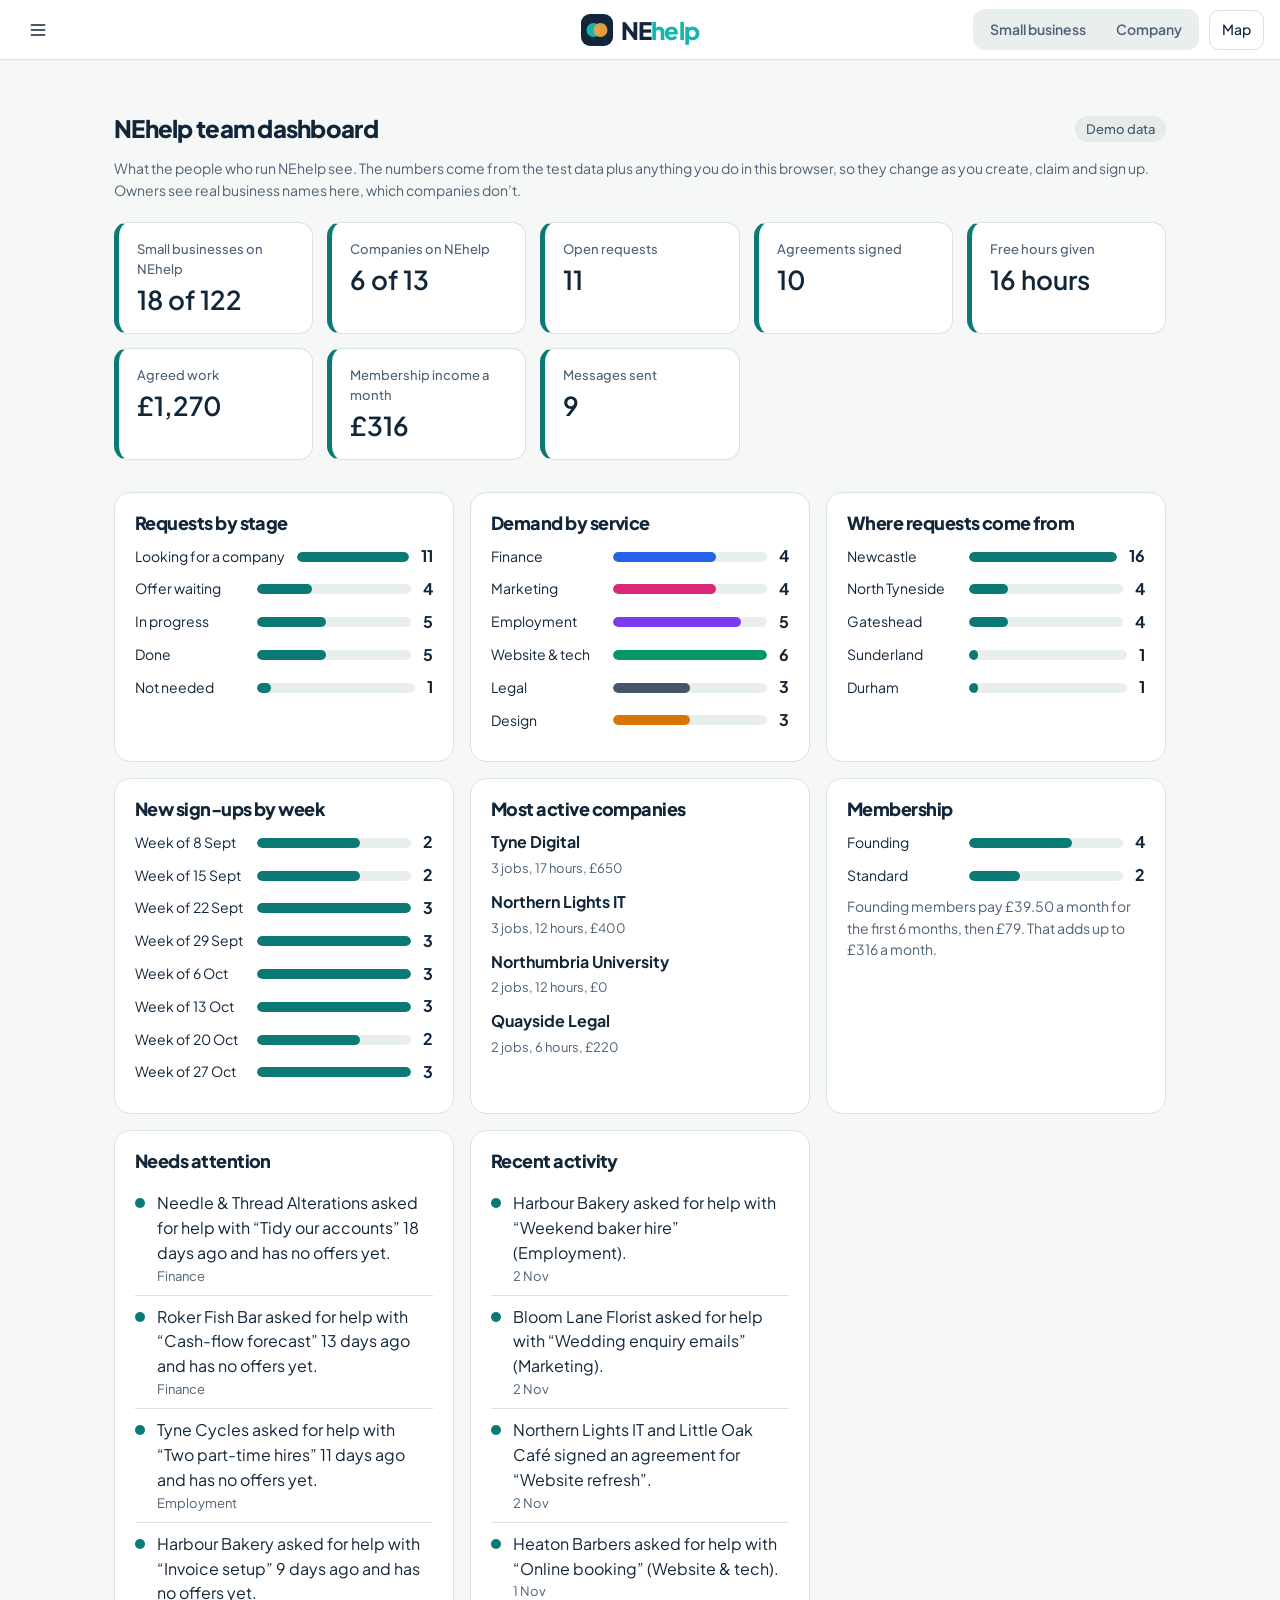
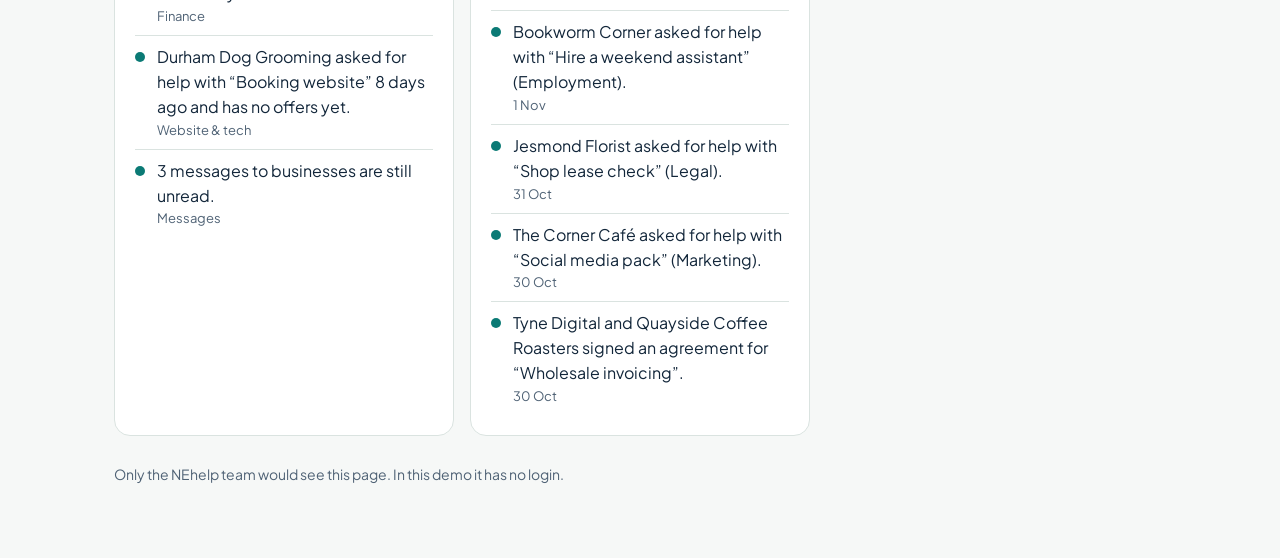
<file: static/admin.html>
<!doctype html>
<html lang="en-GB">
<head>
<meta charset="utf-8">
<meta name="viewport" content="width=device-width, initial-scale=1, viewport-fit=cover">
<title>NEhelp · Admin</title>
<link rel="preconnect" href="https://fonts.googleapis.com">
<link rel="preconnect" href="https://fonts.gstatic.com" crossorigin>
<link href="https://fonts.googleapis.com/css2?family=Plus+Jakarta+Sans:wght@400;500;600;700;800&display=swap" rel="stylesheet">
<link rel="stylesheet" href="nehelp.css">
</head>
<!-- Admin dashboard for the NEhelp team: what it looks like from the owners' side. Reads the same saved data as the app. -->
<body data-page="admin">
<header class="top">
  <div class="tl"><button class="iconbtn" id="burger" aria-label="Open menu" aria-haspopup="true" aria-expanded="false"><svg class="ico" viewBox="0 0 24 24" fill="none" stroke="currentColor" stroke-width="1.8" stroke-linecap="round"><path d="M4 6h16M4 12h16M4 18h16"/></svg></button><div class="menu navmenu" id="navmenu" hidden></div></div>
  <a class="brand" href="index.html#home" aria-label="NEhelp home" style="text-decoration:none"><svg viewBox="0 0 32 32" aria-hidden="true"><rect width="32" height="32" rx="9" fill="var(--ink)"/><circle cx="12.5" cy="16" r="7" fill="#14B5AE"/><circle cx="19.5" cy="16" r="7" fill="#F2A541" opacity=".92"/></svg><span>NE<span class="hp">help</span></span></a>
  <div class="right"><div class="rolesw" role="group" aria-label="Go to a dashboard"><a href="index.html#go-business"><span class="lg">Small business</span><span class="sm">Business</span></a><a href="index.html#go-company">Company</a></div><a class="tbtn topmap" href="map.html" aria-pressed="false">Map</a></div>
</header>
<main class="land" style="max-width:1100px">
  <div class="bar"><h2>NEhelp team dashboard</h2><span class="pill">Demo data</span></div>
  <p class="hint" style="margin-bottom:20px">What the people who run NEhelp see. The numbers come from the test data plus anything you do in this browser, so they change as you create, claim and sign up. Owners see real business names here, which companies don’t.</p>
  <div class="status" id="kpis"></div>
  <div class="infogrid" id="panels"></div>
  <p class="hint" style="margin-top:28px">Only the NEhelp team would see this page. In this demo it has no login.</p>
</main>

<script src="state.js"></script>
<script src="businesses.js"></script>
<script>
(function () {
  var issues = S.issues, cos = companyList(), biz = window.BUSINESSES || [], DAY = 864e5;
  function ms(s) { return Date.parse(s); }
  function sum(list, f) { return list.reduce(function (a, x) { return a + f(x); }, 0); }
  function money(n) { n = Math.round(n * 100) / 100; return "£" + n.toLocaleString("en-GB", { minimumFractionDigits: n % 1 ? 2 : 0, maximumFractionDigits: 2 }); }
  function when(t) { return new Date(t).toLocaleDateString("en-GB", { day: "numeric", month: "short" }); }
  function plural(n, one, many) { return n + " " + (n === 1 ? one : many); }
  function bar(label, n, max, colour) {
    return '<div class="mrow"><span>' + esc(label) + '</span><div class="meter"><i style="width:' + Math.round(n / Math.max(max, 1) * 100) + "%" + (colour ? ";background:" + colour : "") + '"></i></div><b>' + n + "</b></div>";
  }
  function card(title, body) { return '<section class="infocard"><h3>' + esc(title) + "</h3>" + body + "</section>"; }
  function kpi(label, value) { return '<div class="stat big good"><small>' + esc(label) + "</small><b>" + esc(value) + "</b></div>"; }
  function list(items, empty) {
    return items.length ? '<ul class="actlist">' + items.map(function (x) { return '<li><span class="dotm"></span><div>' + esc(x[0]) + (x[1] ? "<small>" + esc(x[1]) + "</small>" : "") + "</div></li>"; }).join("") + "</ul>" : '<p class="hint">' + esc(empty) + "</p>";
  }

  // The newest date in the test data, so the "last 8 weeks" and "older than a week" views always make sense.
  var anchor = Math.max.apply(null, issues.map(function (i) { return ms(i.created); })
    .concat(biz.filter(function (b) { return b.since; }).map(function (b) { return ms(b.since); }))
    .concat(cos.filter(function (c) { return c.since; }).map(function (c) { return ms(c.since); })));

  var bizOn = biz.filter(isClaimed).length + (S.claimed && !S.business.bizId ? 1 : 0);
  var coList = cos.filter(isClaimedCo);
  var live = issues.filter(function (i) { return i.status === "inprogress" || i.status === "done"; });
  var open = issues.filter(function (i) { return i.status === "open"; });
  var mrr = sum(coList, function (c) { return c.plan === "founding" ? 39.5 : 79; });

  document.getElementById("kpis").innerHTML =
    kpi("Small businesses on NEhelp", bizOn + " of " + (biz.length + (S.claimed && !S.business.bizId ? 1 : 0))) +
    kpi("Companies on NEhelp", coList.length + " of " + cos.length) +
    kpi("Open requests", String(open.length)) +
    kpi("Agreements signed", String(live.length)) +
    kpi("Free hours given", sum(live.filter(function (i) { return !i.price; }), function (i) { return i.hours; }) + " hours") +
    kpi("Agreed work", money(sum(live, function (i) { return i.price || 0; }))) +
    kpi("Membership income a month", money(mrr)) +
    kpi("Messages sent", String(S.messages.length));

  // Requests by stage
  var stages = [["open", "Looking for a company"], ["offered", "Offer waiting"], ["inprogress", "In progress"], ["done", "Done"], ["notneeded", "Not needed"]];
  var counts = stages.map(function (s) { return issues.filter(function (i) { return i.status === s[0]; }).length; });
  var stageHtml = stages.map(function (s, k) { return bar(s[1], counts[k], Math.max.apply(null, counts)); }).join("");

  // Demand by service (requests that are still live or finished)
  var svcCounts = CATS.map(function (c) { return issues.filter(function (i) { return i.cat === c && i.status !== "notneeded" && i.status !== "draft"; }).length; });
  var svcHtml = CATS.map(function (c, k) { return bar(c, svcCounts[k], Math.max.apply(null, svcCounts), SVC[c]); }).join("");

  // Where requests come from
  var byArea = {};
  issues.forEach(function (i) { var d = i.district || (i.biz === "me" ? (S.business.district || S.business.area) : "Other"); byArea[d] = (byArea[d] || 0) + 1; });
  var areas = Object.keys(byArea).sort(function (a, b) { return byArea[b] - byArea[a]; });
  var areaHtml = areas.map(function (a) { return bar(a, byArea[a], byArea[areas[0]]); }).join("");

  // New sign-ups, week by week (businesses and companies, from the test data)
  var dates = biz.filter(function (b) { return b.claimed && b.since; }).map(function (b) { return ms(b.since); })
    .concat(coList.filter(function (c) { return c.since; }).map(function (c) { return ms(c.since); }));
  var weeks = [];
  for (var k = 7; k >= 0; k--) {
    var start = anchor - (k * 7 + 6) * DAY;
    weeks.push([when(start), dates.filter(function (d) { return d >= start && d < start + 7 * DAY; }).length]);
  }
  var weekMax = Math.max.apply(null, weeks.map(function (w) { return w[1]; }));
  var weekHtml = weeks.map(function (w) { return bar("Week of " + w[0], w[1], weekMax); }).join("");

  // Most active companies
  var rows = coList.map(function (c) {
    var key = c.id === S.company.compId ? "tyne" : c.id, mine = live.filter(function (i) { return i.company === key; });
    return { name: c.name, jobs: mine.length, hours: sum(mine, function (i) { return i.hours; }), value: sum(mine, function (i) { return i.price || 0; }) };
  }).filter(function (r) { return r.jobs; }).sort(function (a, b) { return b.jobs - a.jobs || b.hours - a.hours; }).slice(0, 6);
  var coHtml = rows.length ? '<ul class="linklist">' + rows.map(function (r) {
    return "<li><span><b>" + esc(r.name) + '</b><br><span class="meta">' + plural(r.jobs, "job", "jobs") + ", " + plural(r.hours, "hour", "hours") + ", " + money(r.value) + "</span></span></li>";
  }).join("") + "</ul>" : '<p class="hint">No agreements yet.</p>';

  // Needs attention
  var attention = [];
  open.filter(function (i) { return anchor - ms(i.created) >= 7 * DAY; }).sort(function (a, b) { return ms(a.created) - ms(b.created); }).forEach(function (i) {
    attention.push([bizName(i) + " asked for help with “" + i.title + "” " + Math.round((anchor - ms(i.created)) / DAY) + " days ago and has no offers yet.", i.cat]);
  });
  var unread = S.messages.filter(function (m) { return m.from === "company" && !m.read; }).length;
  if (unread) attention.push([plural(unread, "message to a business is", "messages to businesses are") + " still unread.", "Messages"]);
  var noStaff = CATS.filter(function (c) { return !freeIn(c).length; });
  if (noStaff.length) attention.push(["The demo company has no one free in " + noStaff.join(", ") + ".", "Capacity"]);

  // Recent activity
  var events = [];
  issues.forEach(function (i) {
    events.push([ms(i.created), bizName(i) + " asked for help with “" + i.title + "” (" + i.cat + ")."]);
    if (i.signed) events.push([ms(i.signed), (COMP[i.company] || "A company") + " and " + bizName(i) + " signed an agreement for “" + i.title + "”."]);
  });
  events.sort(function (a, b) { return b[0] - a[0]; });
  var feed = events.slice(0, 8).map(function (e) { return [e[1], when(e[0])]; });

  // Membership
  var founding = coList.filter(function (c) { return c.plan === "founding"; }).length, standard = coList.length - founding;
  var memberHtml = '<div class="mrow"><span>Founding</span><div class="meter"><i style="width:' + Math.round(founding / Math.max(coList.length, 1) * 100) + '%"></i></div><b>' + founding + "</b></div>" +
    '<div class="mrow"><span>Standard</span><div class="meter"><i style="width:' + Math.round(standard / Math.max(coList.length, 1) * 100) + '%"></i></div><b>' + standard + "</b></div>" +
    '<p class="hint" style="margin-top:8px">Founding members pay £39.50 a month for the first 6 months, then £79. That adds up to ' + money(mrr) + " a month.</p>";

  document.getElementById("panels").innerHTML =
    card("Requests by stage", stageHtml) +
    card("Demand by service", svcHtml) +
    card("Where requests come from", areaHtml) +
    card("New sign-ups by week", weekHtml) +
    card("Most active companies", coHtml) +
    card("Membership", memberHtml) +
    card("Needs attention", list(attention.slice(0, 6), "Nothing needs attention right now.")) +
    card("Recent activity", list(feed, "Nothing yet."));
})();
</script>
</body>
</html>
</file>
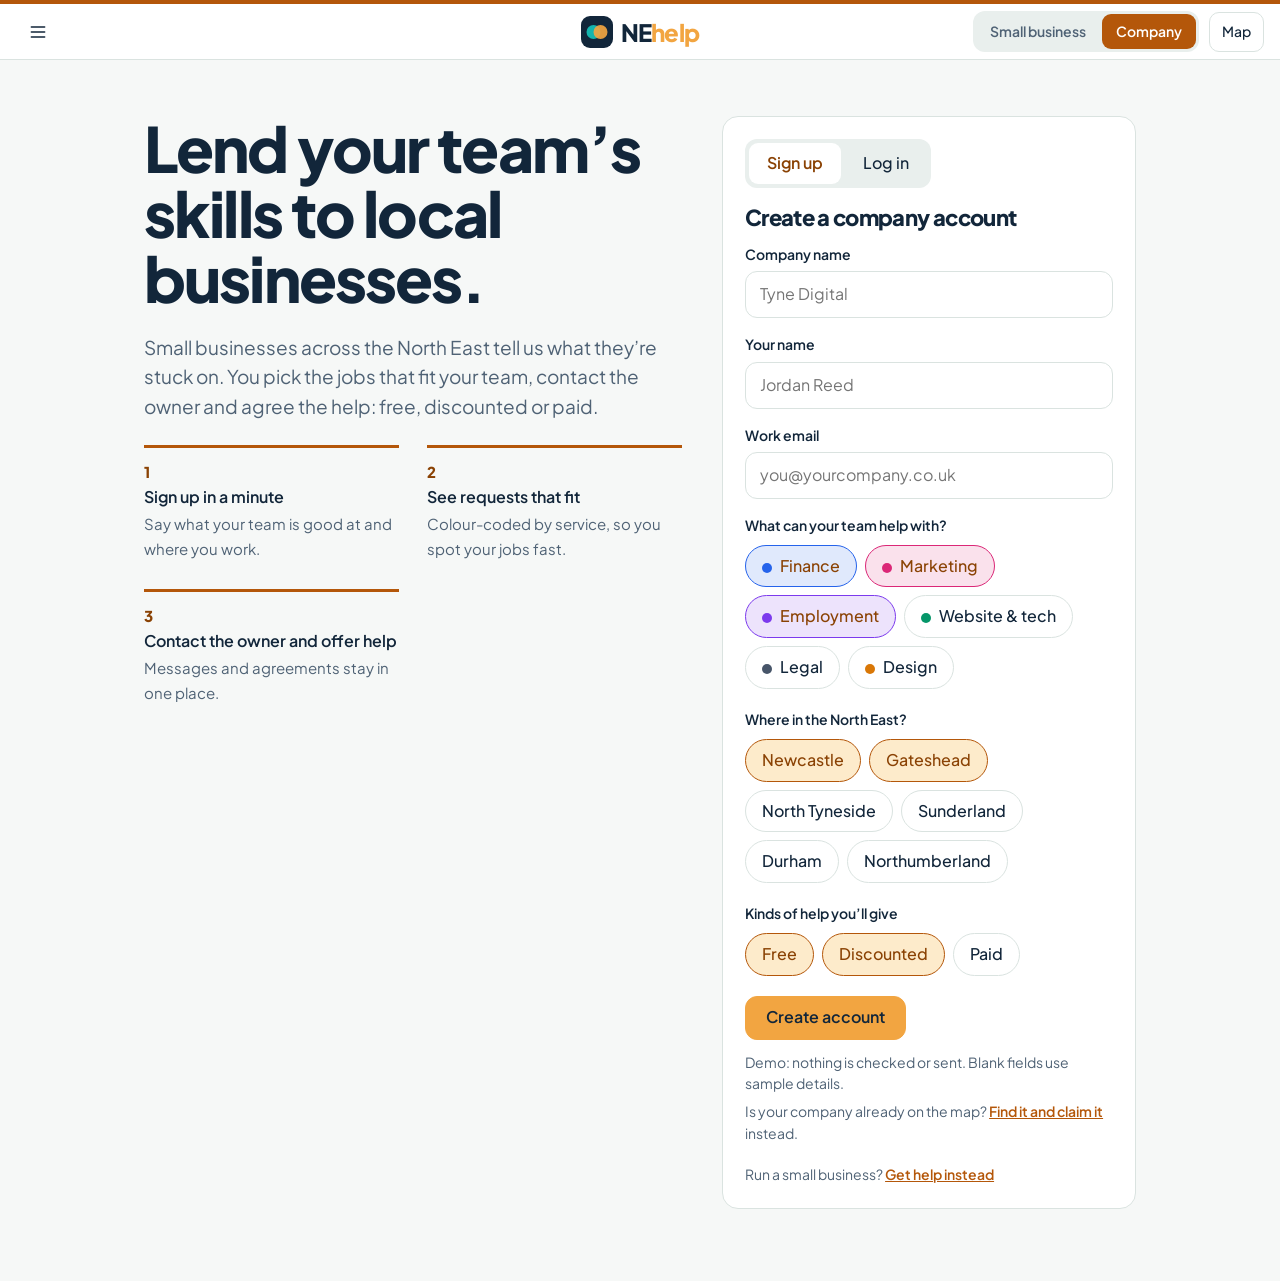
<file: static/company.html>
<!doctype html>
<html lang="en-GB">
<head>
<meta charset="utf-8">
<meta name="viewport" content="width=device-width, initial-scale=1, viewport-fit=cover">
<title>NEhelp · For companies</title>
<link rel="preconnect" href="https://fonts.googleapis.com">
<link rel="preconnect" href="https://fonts.gstatic.com" crossorigin>
<link href="https://fonts.googleapis.com/css2?family=Plus+Jakarta+Sans:wght@400;500;600;700;800&display=swap" rel="stylesheet">
<link rel="stylesheet" href="nehelp.css">
</head>
<!-- Company sign-up and log-in. Shares saved state with index.html, so it carries straight into the company dashboard. -->
<body data-side="company" data-page="company">
<header class="top">
  <div class="tl"><button class="iconbtn" id="burger" aria-label="Open menu" aria-haspopup="true" aria-expanded="false"><svg class="ico" viewBox="0 0 24 24" fill="none" stroke="currentColor" stroke-width="1.8" stroke-linecap="round"><path d="M4 6h16M4 12h16M4 18h16"/></svg></button><div class="menu navmenu" id="navmenu" hidden></div></div>
  <a class="brand" href="index.html#home" aria-label="NEhelp home" style="text-decoration:none"><svg viewBox="0 0 32 32" aria-hidden="true"><rect width="32" height="32" rx="9" fill="var(--ink)"/><circle cx="12.5" cy="16" r="7" fill="#14B5AE"/><circle cx="19.5" cy="16" r="7" fill="#F2A541" opacity=".92"/></svg><span>NE<span class="hp">help</span></span></a>
  <div class="right"><div class="rolesw" role="group" aria-label="Go to a dashboard"><a href="index.html#go-business"><span class="lg">Small business</span><span class="sm">Business</span></a><a href="index.html#go-company" aria-current="true">Company</a></div><a class="tbtn topmap" href="map.html" aria-pressed="false">Map</a></div>
</header>
<main class="land" style="max-width:1040px">
  <div class="hero" style="gap:40px;align-items:start">
    <div>
      <h1>Lend your team’s skills to local businesses.</h1>
      <p class="lead">Small businesses across the North East tell us what they’re stuck on. You pick the jobs that fit your team, contact the owner and agree the help: free, discounted or paid.</p>
      <ol class="how" style="margin-top:24px"><li><b>Sign up in a minute</b><span>Say what your team is good at and where you work.</span></li><li><b>See requests that fit</b><span>Colour-coded by service, so you spot your jobs fast.</span></li><li><b>Contact the owner and offer help</b><span>Messages and agreements stay in one place.</span></li></ol>
    </div>
    <div class="panel">
      <div class="seg" role="tablist" aria-label="Sign up or log in" style="margin-bottom:18px">
        <button role="tab" id="tab-up" aria-pressed="true">Sign up</button>
        <button role="tab" id="tab-in" aria-pressed="false">Log in</button>
      </div>

      <form id="signup" novalidate>
        <h2 style="font-size:22px;margin-bottom:14px">Create a company account</h2>
        <label class="field"><span>Company name</span><input type="text" id="su-name" placeholder="Tyne Digital" autocomplete="organization"></label>
        <label class="field"><span>Your name</span><input type="text" id="su-person" placeholder="Jordan Reed" autocomplete="name"></label>
        <label class="field"><span>Work email</span><input type="email" id="su-email" placeholder="you@yourcompany.co.uk" autocomplete="email"></label>
        <div class="field"><span>What can your team help with?</span><div class="chips" id="su-svc"></div></div>
        <div class="field"><span>Where in the North East?</span><div class="chips" id="su-where"></div></div>
        <div class="field"><span>Kinds of help you’ll give</span><div class="chips" id="su-help"></div></div>
        <p class="err" id="su-err"></p>
        <div class="row"><button class="btn cta" type="submit">Create account</button></div>
        <p class="hint" style="margin-top:12px">Demo: nothing is checked or sent. Blank fields use sample details.</p>
        <p class="hint" style="margin-top:6px">Is your company already on the map? <a href="map.html" style="color:var(--pr);font-weight:600">Find it and claim it</a> instead.</p>
      </form>

      <form id="login" novalidate hidden>
        <h2 style="font-size:22px;margin-bottom:14px">Welcome back</h2>
        <label class="field"><span>Work email</span><input type="email" id="li-email" placeholder="you@yourcompany.co.uk" autocomplete="email"></label>
        <div class="row"><button class="btn pri" type="submit">Log in</button></div>
        <p class="hint" style="margin-top:12px">Demo: any email works, or leave it blank.</p>
      </form>

      <p class="hint" style="margin-top:20px">Run a small business? <a href="index.html" style="color:var(--pr);font-weight:600">Get help instead</a></p>
    </div>
  </div>
</main>

<script src="state.js"></script>
<script>
(function () {
  var DISTRICTS = ["Newcastle", "Gateshead", "North Tyneside", "Sunderland", "Durham", "Northumberland"];
  var picked = { svc: CATS.slice(0, 3), where: ["Newcastle", "Gateshead"], help: ["Free", "Discounted"] };

  function chips(id, key, options) {
    var box = document.getElementById(id);
    box.innerHTML = options.map(function (o) {
      var colour = SVC[o] ? ' style="--svc:' + SVC[o] + '"' : "";
      return '<button type="button" class="chip" data-k="' + key + '" data-v="' + esc(o) + '" aria-pressed="' + (picked[key].indexOf(o) > -1) + '"' + colour + ">" +
        (SVC[o] ? '<i class="sdot"></i>' : "") + esc(o) + "</button>";
    }).join("");
  }
  function drawChips() { chips("su-svc", "svc", CATS); chips("su-where", "where", DISTRICTS); chips("su-help", "help", ["Free", "Discounted", "Paid"]); }
  drawChips();

  document.addEventListener("click", function (e) {
    var c = e.target.closest(".chip[data-k]");
    if (!c) return;
    var list = picked[c.dataset.k], at = list.indexOf(c.dataset.v);
    if (at > -1) list.splice(at, 1); else list.push(c.dataset.v);
    drawChips();
  });

  function tab(up) {
    document.getElementById("signup").hidden = !up;
    document.getElementById("login").hidden = up;
    document.getElementById("tab-up").setAttribute("aria-pressed", String(up));
    document.getElementById("tab-in").setAttribute("aria-pressed", String(!up));
  }
  document.getElementById("tab-up").onclick = function () { tab(true); };
  document.getElementById("tab-in").onclick = function () { tab(false); };
  if (location.hash === "#login") tab(false);

  function enter() {
    S.role = "company";
    S.company.onboarded = true;
    S.company.terms = true;
    COMP.tyne = S.company.name;
    save();
    location.href = "index.html#home";
  }
  function val(id) { return document.getElementById(id).value.trim(); }

  document.getElementById("signup").addEventListener("submit", function (e) {
    e.preventDefault();
    var err = document.getElementById("su-err");
    if (!picked.svc.length) { err.textContent = "Pick at least one service."; return; }
    if (!picked.where.length) { err.textContent = "Pick at least one place."; return; }
    if (!picked.help.length) { err.textContent = "Pick at least one kind of help."; return; }
    var c = S.company;
    c.name = val("su-name") || c.name;
    c.email = val("su-email") || c.email;
    c.areas = picked.svc.slice();
    c.districts = picked.where.slice();
    c.help = { Free: picked.help.indexOf("Free") > -1, Discounted: picked.help.indexOf("Discounted") > -1, Paid: picked.help.indexOf("Paid") > -1 };
    if (val("su-person")) S.accounts.company.name = val("su-person");
    if (c.email) S.accounts.company.email = c.email;
    enter();
  });
  document.getElementById("login").addEventListener("submit", function (e) {
    e.preventDefault();
    if (val("li-email")) S.accounts.company.email = val("li-email");
    enter();
  });
})();
</script>
</body>
</html>
</file>
<file: static/nehelp.css>
/* NEhelp styles */
:root{--bg:#F6F8F7;--sf:#FFFFFF;--sf2:#E9EFED;--tx:#12263A;--mu:#4F6275;--bd:#DAE3E0;--pr:#0B7A75;--pr2:#085F5B;--prs:#D8F0EE;--on:#FFFFFF;--am:#F2A541;--am2:#E2922B;--ink:#12263A;--warn-bg:#FDEBCB;--warn-tx:#6B4300;--good-bg:#D8F0EE;--good-tx:#07524E;--neu-bg:#E5ECEA;--neu-tx:#46596B;--dng:#A12B2B;
box-sizing:border-box;padding-top:env(safe-area-inset-top,0px);padding-bottom:env(safe-area-inset-bottom,0px);color-scheme:light}
@media (prefers-color-scheme:dark){:root:not([data-theme="light"]){--bg:#0B1926;--sf:#12263A;--sf2:#1A3349;--tx:#E9F1F3;--mu:#9CB1C1;--bd:#24425B;--pr:#14B5AE;--pr2:#5ED3CD;--prs:#12414A;--on:#0B1926;--ink:#1E3D5C;--warn-bg:#3F3012;--warn-tx:#F7C877;--good-bg:#12414A;--good-tx:#7FE0DA;--neu-bg:#1D3247;--neu-tx:#A9BCC9;--dng:#F08A8A;color-scheme:dark}}
:root[data-theme="dark"]{--bg:#0B1926;--sf:#12263A;--sf2:#1A3349;--tx:#E9F1F3;--mu:#9CB1C1;--bd:#24425B;--pr:#14B5AE;--pr2:#5ED3CD;--prs:#12414A;--on:#0B1926;--ink:#1E3D5C;--warn-bg:#3F3012;--warn-tx:#F7C877;--good-bg:#12414A;--good-tx:#7FE0DA;--neu-bg:#1D3247;--neu-tx:#A9BCC9;--dng:#F08A8A;color-scheme:dark}
html{scroll-padding-top:calc(env(safe-area-inset-top,0px) + 64px)}
*,*::before,*::after{box-sizing:border-box}
body{margin:0;background:var(--bg);color:var(--tx);font:400 16px/1.55 "Plus Jakarta Sans",system-ui,-apple-system,"Segoe UI",Roboto,sans-serif;-webkit-font-smoothing:antialiased}
body::before{content:"";position:fixed;inset:0 0 auto;height:env(safe-area-inset-top,0px);background:var(--sf);z-index:30}
h1,h2,h3{font-family:"Plus Jakarta Sans",system-ui,sans-serif;letter-spacing:-.03em;line-height:1.08;margin:0;font-weight:800}
p{margin:0}
button,input,select,textarea{font:inherit;color:inherit}
:focus-visible{outline:3px solid var(--pr);outline-offset:2px}
.ico{width:20px;height:20px;flex:none}
.top{position:sticky;top:env(safe-area-inset-top,0px);z-index:20;background:var(--sf);border-bottom:1px solid var(--bd);height:60px;display:grid;grid-template-columns:1fr auto 1fr;align-items:center;padding:0 16px}
.brand{display:flex;align-items:center;gap:8px;font:800 24px/1 "Plus Jakarta Sans",sans-serif;letter-spacing:-.04em;background:none;border:0;cursor:pointer;color:var(--tx)}
.brand svg{width:32px;height:32px}.brand .hp{color:#14B5AE}
.iconbtn{width:44px;height:44px;border-radius:12px;border:0;background:none;display:grid;place-items:center;cursor:pointer;color:var(--tx)}
.iconbtn:hover{background:var(--sf2)}
.right{justify-self:end;position:relative}
.avatar{width:40px;height:40px;border-radius:50%;background:var(--prs);color:var(--pr2);font-weight:600;border:0;cursor:pointer;font-size:14px}
.menu{position:absolute;right:0;top:48px;background:var(--sf);border:1px solid var(--bd);border-radius:14px;min-width:230px;padding:8px;z-index:25}
.menu[hidden]{display:none}
.menu p{padding:8px 12px;font-size:13px;color:var(--mu)}
.menu button{display:block;width:100%;text-align:left;background:none;border:0;padding:10px 12px;border-radius:8px;cursor:pointer}
.menu button:hover{background:var(--sf2)}
.shell{display:grid;grid-template-columns:240px minmax(0,1fr) 288px;max-width:1440px;margin:0 auto;min-height:calc(100vh - 60px)}
.side{border-right:1px solid var(--bd);background:var(--sf);padding:16px 12px;display:flex;flex-direction:column;gap:4px}
.side .nav{padding:11px 14px;border-radius:10px;border:0;background:none;text-align:left;cursor:pointer;font-weight:500;line-height:1.3}
.side .nav:hover{background:var(--sf2)}
.side .nav[aria-current="page"]{background:var(--prs);color:var(--pr2);font-weight:600}
.side .out{margin-top:auto;border-top:1px solid var(--bd);padding-top:12px}
.main{padding:28px 28px 64px;min-width:0}
.sum{padding:28px 20px 64px 0}
.sumcard{background:var(--sf);border:1px solid var(--bd);border-radius:16px;padding:18px}
.sumcard h2{font-size:18px;margin-bottom:12px}
.sumrow{background:var(--bg);border-radius:12px;padding:12px 14px;margin-top:10px;display:grid;grid-template-columns:34px 1fr;gap:2px 12px;align-items:center}
.sumrow .k{width:34px;height:34px;border-radius:50%;background:var(--prs);color:var(--pr2);display:grid;place-items:center;font-weight:600;font-size:13px;grid-row:span 3}
.sumrow b{font-weight:600}.sumrow span{color:var(--mu);font-size:14px}
.status{display:grid;grid-template-columns:repeat(auto-fit,minmax(190px,1fr));gap:14px;margin-bottom:28px}
.stat{background:var(--sf);border:1px solid var(--bd);border-radius:14px;padding:16px 18px;border-left:5px solid var(--bd)}
.stat.good{border-left-color:var(--pr)}.stat.warn{border-left-color:var(--am)}
.stat small{display:block;color:var(--mu);font-size:13px;font-weight:500}
.stat b{display:block;font:600 18px/1.3 "Plus Jakarta Sans",sans-serif;margin-top:4px}
.bar{display:flex;align-items:center;gap:8px;margin-bottom:16px;flex-wrap:wrap}
.bar h2{font-size:24px;margin-right:auto}
.tbtn{display:inline-flex;align-items:center;gap:8px;min-height:40px;padding:0 12px;border-radius:10px;border:1px solid var(--bd);background:var(--sf);cursor:pointer;font-size:14px;font-weight:500}
.tbtn:hover{border-color:var(--pr)}
.cards{display:grid;grid-template-columns:repeat(auto-fill,minmax(270px,1fr));gap:16px}
.cards.list{grid-template-columns:1fr}
.card{background:var(--sf);border:1px solid var(--bd);border-radius:16px;padding:18px;cursor:pointer;display:flex;flex-direction:column;gap:10px;text-align:left}
.card:hover{border-color:var(--pr)}
.cards.list .card{flex-direction:row;align-items:center;gap:18px}
.cards.list .card .grow{flex:1}
.card h3{font-size:19px}
.card .top2{display:flex;justify-content:space-between;gap:8px;align-items:flex-start}
.card p{color:var(--mu);font-size:15px}
.card .foot{display:flex;gap:8px;align-items:center;flex-wrap:wrap;margin-top:auto}
.heart{background:none;border:0;cursor:pointer;color:var(--mu);width:36px;height:36px;border-radius:10px;display:grid;place-items:center;margin:-6px -8px 0 0}
.heart[aria-pressed="true"]{color:var(--pr)}
.pill{display:inline-block;padding:3px 11px;border-radius:99px;font-size:13px;font-weight:500;background:var(--neu-bg);color:var(--neu-tx)}
.pill.warn{background:var(--warn-bg);color:var(--warn-tx)}.pill.good{background:var(--good-bg);color:var(--good-tx)}
.meta{font-size:13px;color:var(--mu)}
.btn{min-height:44px;padding:0 20px;border-radius:12px;border:1px solid var(--bd);background:var(--sf);cursor:pointer;font-weight:600}
.btn:hover{border-color:var(--pr)}
.btn.pri{background:var(--pr);border-color:var(--pr);color:var(--on)}
.btn.pri:hover{background:var(--pr2);border-color:var(--pr2)}
.btn.dng{color:var(--dng)}.btn.cta{background:var(--am);border-color:var(--am);color:#12263A}.btn.cta:hover{background:var(--am2);border-color:var(--am2)}.btn.out{border:2px solid var(--pr);color:var(--pr);background:transparent}
.row{display:flex;gap:10px;flex-wrap:wrap;align-items:center}
.field{display:block;margin-bottom:16px}
.field>span{display:block;font-size:14px;font-weight:600;margin-bottom:6px}
input[type=text],input[type=email],select,textarea{width:100%;min-height:46px;padding:10px 14px;border-radius:12px;border:1px solid var(--bd);background:var(--sf)}
textarea{min-height:140px;resize:vertical}
.err{color:var(--dng);font-size:14px;margin-top:6px}
.hint{color:var(--mu);font-size:14px}
.panel{background:var(--sf);border:1px solid var(--bd);border-radius:16px;padding:22px;max-width:680px}
.chips{display:flex;gap:8px;flex-wrap:wrap;margin:8px 0 20px}
.chip{padding:8px 16px;border-radius:99px;border:1px solid var(--bd);background:var(--sf);cursor:pointer;font-weight:500}
.chip:hover,.chip[aria-pressed="true"]{background:var(--prs);border-color:var(--pr);color:var(--pr2)}
.seg{display:inline-flex;background:var(--sf2);border-radius:12px;padding:4px;gap:4px}
.seg button{border:0;background:none;padding:8px 18px;border-radius:9px;cursor:pointer;font-weight:500}
.seg button[aria-pressed="true"]{background:var(--sf);font-weight:600;color:var(--pr2)}
.list-rows{display:flex;flex-direction:column;gap:10px}
.lrow{background:var(--sf);border:1px solid var(--bd);border-radius:14px;padding:14px 16px;display:flex;gap:14px;align-items:center;flex-wrap:wrap}
.lrow .grow{flex:1;min-width:180px}
.lrow input[type=text]{min-height:40px}
.lrow select{width:auto;min-height:40px}
.sec{margin:28px 0 12px;font-size:18px}
.empty{background:var(--sf);border:1px dashed var(--bd);border-radius:16px;padding:28px;text-align:center;color:var(--mu)}
.empty h3{color:var(--tx);margin-bottom:6px;font-size:19px}
dialog{border:1px solid var(--bd);border-radius:18px;background:var(--sf);color:var(--tx);padding:0;width:calc(100% - 32px);max-width:540px}
dialog::backdrop{background:rgba(5,12,9,.55)}
.dl{padding:24px}
.dl h2{font-size:24px;margin-bottom:8px}
.dl .row{margin-top:20px}
.note{background:var(--prs);color:var(--pr2);border-radius:12px;padding:12px 14px;margin:14px 0;font-size:15px}
.check{list-style:none;padding:0;margin:12px 0}
.check li{padding:6px 0 6px 30px;position:relative}
.check li::before{content:"";position:absolute;left:2px;top:10px;width:16px;height:16px;border-radius:5px;border:2px solid var(--pr)}
.toast{position:fixed;left:50%;bottom:calc(20px + env(safe-area-inset-bottom,0px));transform:translateX(-50%);background:var(--tx);color:var(--bg);padding:12px 20px;border-radius:12px;z-index:60;font-weight:500;max-width:calc(100% - 32px)}
.toast[hidden]{display:none}
.land{max-width:1120px;margin:0 auto;padding:56px 24px 72px}
.hero{display:grid;grid-template-columns:minmax(0,1.3fr) minmax(0,1fr);gap:48px;align-items:center}
.hero h1{font-size:clamp(2.2rem,5vw,3.9rem);line-height:1.04}
.hero .lead{font-size:19px;color:var(--mu);max-width:50ch;margin-top:22px}
.steps svg{width:100%;height:auto;display:block}
.steps text{font:800 18px "Plus Jakarta Sans",sans-serif;fill:#12263A}
.steps .w{fill:var(--on)}
.roles{display:grid;grid-template-columns:repeat(auto-fit,minmax(260px,1fr));gap:16px;margin-top:40px;max-width:760px}
.role{background:var(--sf);border:1px solid var(--bd);border-radius:18px;padding:22px;text-align:left;cursor:pointer}
.role:hover{border-color:var(--pr)}
.role h2{font-size:22px;margin-bottom:6px}
.role p{color:var(--mu)}
.how{margin-top:64px;display:grid;grid-template-columns:repeat(auto-fit,minmax(220px,1fr));gap:28px;max-width:900px;padding:0;list-style:none;counter-reset:s}
.how li{counter-increment:s;padding-top:14px;border-top:3px solid var(--pr)}
.how li::before{content:counter(s);display:block;font:800 15px "Plus Jakarta Sans",sans-serif;color:var(--pr2);margin-bottom:4px}
.how b{display:block;font-weight:600;margin-bottom:2px}
.how span{color:var(--mu);font-size:15px}
.proto{margin-top:48px;color:var(--mu);font-size:14px;max-width:60ch}
.onb{max-width:620px;margin:0 auto;padding:36px 20px 72px}
.prog{display:flex;gap:8px;margin-bottom:24px}
.prog i{flex:1;height:6px;border-radius:3px;background:var(--bd)}.prog i.on{background:var(--pr)}
.onb h1{font-size:32px;margin-bottom:6px}
.pub{background:var(--sf);border:1px solid var(--bd);border-radius:16px;overflow:hidden;margin:18px 0}
.pub .ph{height:120px;background:var(--sf2);display:grid;place-items:center;color:var(--mu)}
.pub .bd{padding:16px 18px}
@media (max-width:1100px){.shell{grid-template-columns:240px minmax(0,1fr)}.sum{grid-column:2;padding:0 28px 64px}.main{padding-bottom:28px}}
@media (max-width:760px){
.hero{grid-template-columns:1fr}.steps{max-width:380px}
.shell{grid-template-columns:1fr}.sum{grid-column:1;padding:0 16px 64px}.main{padding:20px 16px 28px}
.side{display:none}
.cards.list .card{flex-direction:column;align-items:stretch}
}
@media (prefers-reduced-motion:reduce){*{transition:none!important}}

/* Map section (map.js) */
.bizmap{height:60vh;min-height:360px;border-radius:16px;border:1px solid var(--sf2);overflow:hidden}
.maplegend{display:flex;gap:16px;flex-wrap:wrap;margin-bottom:10px;font-size:14px}
.maplegend i{display:inline-block;width:12px;height:12px;border-radius:50%;margin-right:6px;vertical-align:-1px}

/* Side colours: small businesses are blue (the default teal), companies are orange */
body[data-side] .top{border-top:4px solid var(--pr)}
body[data-side="business"] .btn.cta{background:var(--pr);border-color:var(--pr);color:var(--on)}
body[data-side="company"]{--pr:#B4570A;--pr2:#8A4204;--prs:#FDEBCB;--good-bg:#FDEBCB;--good-tx:#6B3A00}
body[data-side="company"] .hp{color:#F2A541}
@media (prefers-color-scheme:dark){:root:not([data-theme="light"]) body[data-side="company"]{--pr:#F2A541;--pr2:#F7C877;--prs:#3F3012;--good-bg:#3F3012;--good-tx:#F7C877}}
:root[data-theme="dark"] body[data-side="company"]{--pr:#F2A541;--pr2:#F7C877;--prs:#3F3012;--good-bg:#3F3012;--good-tx:#F7C877}

/* Top bar Map button */
.top .right{display:flex;align-items:center;justify-content:flex-end;gap:10px}
.topmap[aria-pressed="true"]{background:var(--prs);color:var(--pr2);font-weight:600}

/* Company side: the NEhelp pun strip and partner banner */
.card .top2{margin-bottom:6px}
.pun{display:flex;align-items:stretch;gap:10px;flex-wrap:wrap}
.pun .t{background:#12263A;color:#fff;border-radius:14px;padding:12px 18px;font-weight:800;font-size:20px;letter-spacing:-.02em;display:flex;flex-direction:column;gap:2px;justify-content:center}
.pun .t small{font-size:12px;font-weight:600;letter-spacing:0;color:#8FDCD6}
.pun .ar{align-self:center;color:var(--am);font-weight:800;font-size:22px}
.pun .am{color:#F2A541}.pun .sg{color:#14B5AE}
.pun.big .t{font-size:28px;padding:18px 24px}
.pun.mini .t{padding:8px 14px;font-size:16px}.pun.mini small{display:none}
.nebanner{display:flex;gap:20px;align-items:center;justify-content:space-between;flex-wrap:wrap;background:var(--sf);border:1px solid var(--bd);border-radius:16px;padding:18px 20px;margin-bottom:20px}

/* Navbar: logo link, map link, role switch */
a.brand{text-decoration:none}
.rolesw{display:inline-flex;background:var(--sf2);border-radius:12px;padding:3px;gap:2px}
.rolesw button{border:0;background:none;padding:7px 14px;border-radius:9px;cursor:pointer;font-weight:600;font-size:14px;color:var(--mu)}
.rolesw button[aria-pressed="true"]{background:var(--pr);color:var(--on)}
.rolesw .sm{display:none}
@media (max-width:560px){.rolesw .lg{display:none}.rolesw .sm{display:inline}.rolesw button{padding:7px 10px}.brand span{display:none}.top{padding:0 10px}.topmap{display:none}}
/* Info sections, quick links, account */
.quick{display:flex;gap:8px;flex-wrap:wrap;margin-bottom:20px}
.infogrid{display:grid;grid-template-columns:repeat(auto-fit,minmax(300px,1fr));gap:16px;margin-top:32px}
.infocard{background:var(--sf);border:1px solid var(--bd);border-radius:16px;padding:20px}
.infocard.wide{grid-column:1/-1}
.infocard h3{font-size:18px;margin-bottom:12px}
.infocard .more{margin-top:14px;display:flex;gap:8px;flex-wrap:wrap}
.linklist{list-style:none;margin:0;padding:0;display:flex;flex-direction:column;gap:10px}
.linklist li{display:flex;justify-content:space-between;gap:12px;align-items:center}
.actlist{list-style:none;margin:0;padding:0}
.actlist li{display:flex;gap:12px;padding:9px 0;border-top:1px solid var(--bd)}
.actlist li:first-child{border-top:0}
.actlist small{display:block;color:var(--mu);font-size:13px}
.dotm{width:10px;height:10px;border-radius:50%;background:var(--pr);margin-top:7px;flex:none}
.mrow{display:flex;align-items:center;gap:12px;margin:8px 0}
.mrow span{min-width:110px;font-size:14px}
.meter{flex:1;height:10px;background:var(--sf2);border-radius:5px;overflow:hidden}
.meter i{display:block;height:100%;background:var(--pr);border-radius:5px}
details{border-top:1px solid var(--bd);padding:10px 0}
details:first-of-type{border-top:0}
summary{cursor:pointer;font-weight:600}
details p{margin-top:6px;color:var(--mu);font-size:15px}
.minimap{height:280px;border-radius:12px;border:1px solid var(--bd);overflow:hidden;position:relative}
.signedin{display:flex;gap:16px;align-items:center;justify-content:space-between;flex-wrap:wrap;background:var(--prs);color:var(--pr2);border-radius:14px;padding:14px 18px;margin-bottom:28px}
.acgrid{display:grid;grid-template-columns:minmax(0,1fr) minmax(0,1fr);gap:16px;align-items:start}
.acside{display:flex;flex-direction:column;gap:16px}
.avbig{width:56px;height:56px;border-radius:50%;background:var(--prs);color:var(--pr2);display:grid;place-items:center;font-weight:800;font-size:20px}
.tog{gap:10px;padding:8px 0}
@media (max-width:900px){.acgrid{grid-template-columns:1fr}}
/* Links that look like buttons */
a.btn,a.tbtn{display:inline-flex;align-items:center;justify-content:center;text-decoration:none}
a.tbtn{color:var(--tx)}
a.btn.out{color:var(--pr)}

/* Service colours: each service has its own colour (set as --svc by svc() in state.js) */
.pill.svc{background:color-mix(in srgb,var(--svc) 14%,transparent);color:color-mix(in srgb,var(--svc) 80%,var(--tx));font-weight:600}
.chip .sdot{display:inline-block;width:10px;height:10px;border-radius:50%;background:var(--svc);margin-right:8px;vertical-align:-1px}
.chip[style*="--svc"][aria-pressed="true"]{border-color:var(--svc);background:color-mix(in srgb,var(--svc) 14%,var(--sf))}

/* Message threads (messages.js) */
.convo{margin-bottom:16px}
.thread{display:flex;flex-direction:column;gap:8px}
.msg{max-width:80%;padding:10px 14px;border-radius:14px;background:var(--sf2)}
.msg.me{align-self:flex-end;background:var(--prs)}
.msg small{display:block;color:var(--mu);font-size:12px;margin-bottom:2px}
.msg p{margin:0}

/* Let hero columns shrink on small screens so lists inside them wrap instead of overflowing */
.hero>*{min-width:0}

/* Map polish: quieter tiles so pins stand out, and controls and popups that match the site */
.leaflet-container{font-family:inherit}
.leaflet-tile-pane{filter:saturate(.3) contrast(.9) brightness(1.05)}
.leaflet-container .leaflet-bar{border:1px solid var(--bd);border-radius:8px;box-shadow:0 1px 3px rgb(18 38 58/.16);overflow:hidden}
.leaflet-container .leaflet-bar a{background:var(--sf);color:var(--tx);border-color:var(--bd);width:36px;height:36px;line-height:36px}
.leaflet-container .leaflet-bar a:hover{background:var(--sf2)}
.leaflet-popup-content-wrapper,.leaflet-popup-tip{background:var(--sf);color:var(--tx)}
.leaflet-popup-content-wrapper{border-radius:12px;box-shadow:0 4px 16px rgb(18 38 58/.2)}
.leaflet-popup-content{font:14px/1.45 "Plus Jakarta Sans",system-ui,sans-serif;margin:12px 14px}
/* Dashboard switch used as links on pages outside the app (map.html, company.html) */
.rolesw a{padding:7px 14px;border-radius:9px;font-weight:600;font-size:14px;color:var(--mu);text-decoration:none}
.rolesw a:hover{color:var(--tx)}
.rolesw a[aria-current="true"]{background:var(--pr);color:var(--on)}
@media (max-width:560px){.rolesw a{padding:7px 10px}.top .tbtn:not(.topmap){padding:0 8px;font-size:13px}}

/* Top-left dropdown (the same on every page) */
.tl{position:relative}
.navmenu{left:0;right:auto;top:50px;min-width:270px}
.menu a{display:block;padding:10px 12px;border-radius:8px;color:var(--tx);text-decoration:none}
.menu a:hover{background:var(--sf2)}
.menu .mm-h{padding:10px 12px 2px;font-size:12px;font-weight:600;color:var(--mu)}
.mm-role{border-top:1px solid var(--bd);margin-top:6px}
body[data-page="index"] .mm-role{display:none}
@media (max-width:760px){body[data-page="index"] .mm-role{display:block}}

/* Companies on the map and in lists */
.coPin i{display:block;width:16px;height:16px;border-radius:4px;background:#8CA0B3;border:2px solid #fff;box-shadow:0 1px 3px rgb(18 38 58/.35);margin:2px}
.coPin.on i{background:#12263A}
.maplegend i.sq{border-radius:3px}
.pill.co{background:#12263A;color:#fff}

/* Admin dashboard */
.stat.big b{font-size:26px}
</file>
